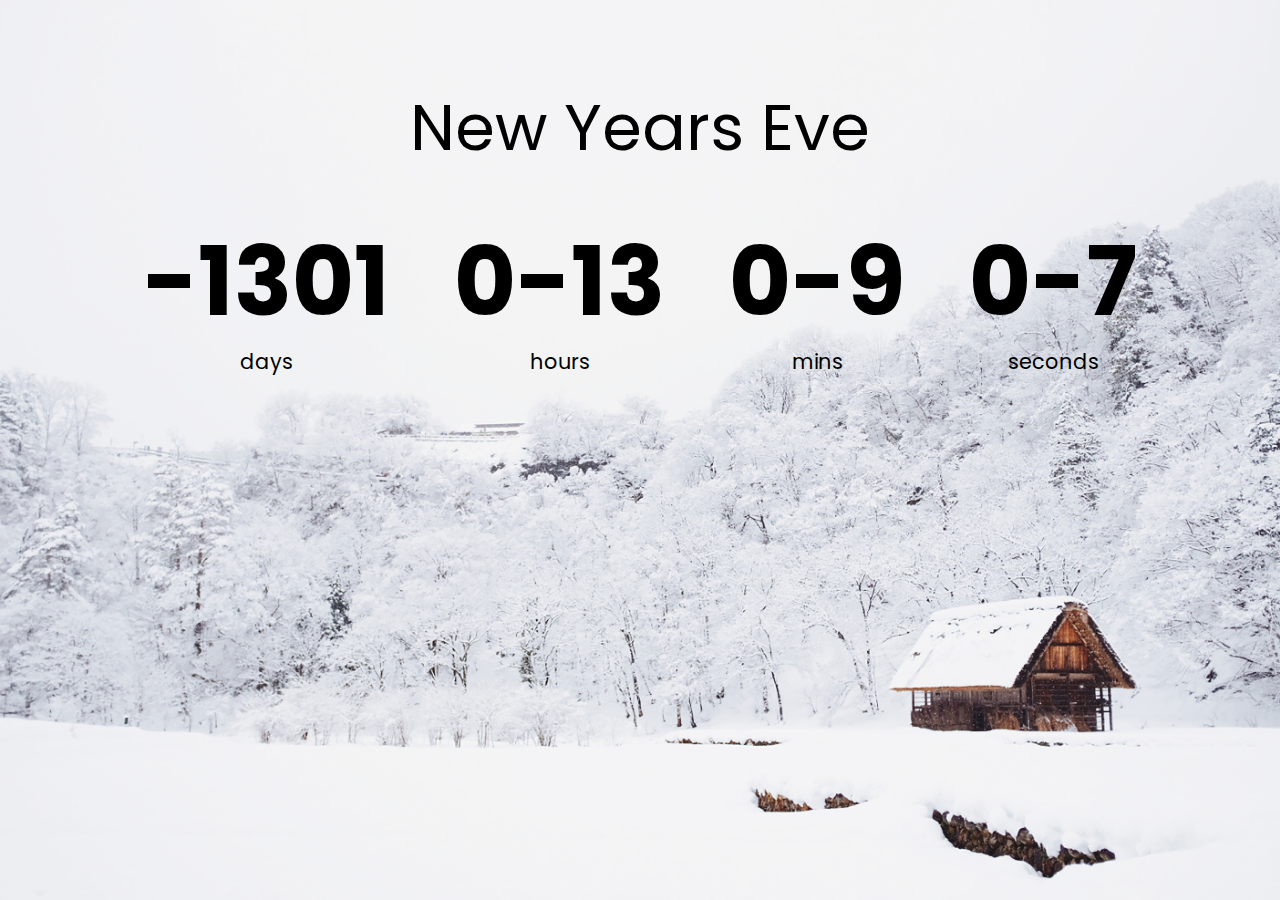
<file: CountdownTimer/index.html>
<!DOCTYPE html>
<html lang="en">
    <head>
        <meta charset="UTF-8">
        <meta http-equiv="X-UA-Compatible" content="IE=edge">
        <meta name="viewport" content="width=device-width, initial-scale=1.0">
        <title>Countdown Timer</title>
        <link rel="stylesheet" href="css/main.css">
        <script src="script.js" defer></script>
    </head>
    <body>
        <h1>New Years Eve</h1>

        <div class="countdown-container">
            <div class="countdown-el days-c">
                <p class="big-text" id="days">0</p>
                <span>days</span>
            </div>
            <div class="countdown-el hours-c">
                <p class="big-text" id="hours">0</p>
                <span>hours</span>
            </div>
            <div class="countdown-el mins-c">
                <p class="big-text" id="mins">0</p>
                <span>mins</span>
            </div>
            <div class="countdown-el seconds-c">
                <p class="big-text" id="seconds">0</p>
                <span>seconds</span>
            </div>
        </div>
    </body>
</html>
</file>
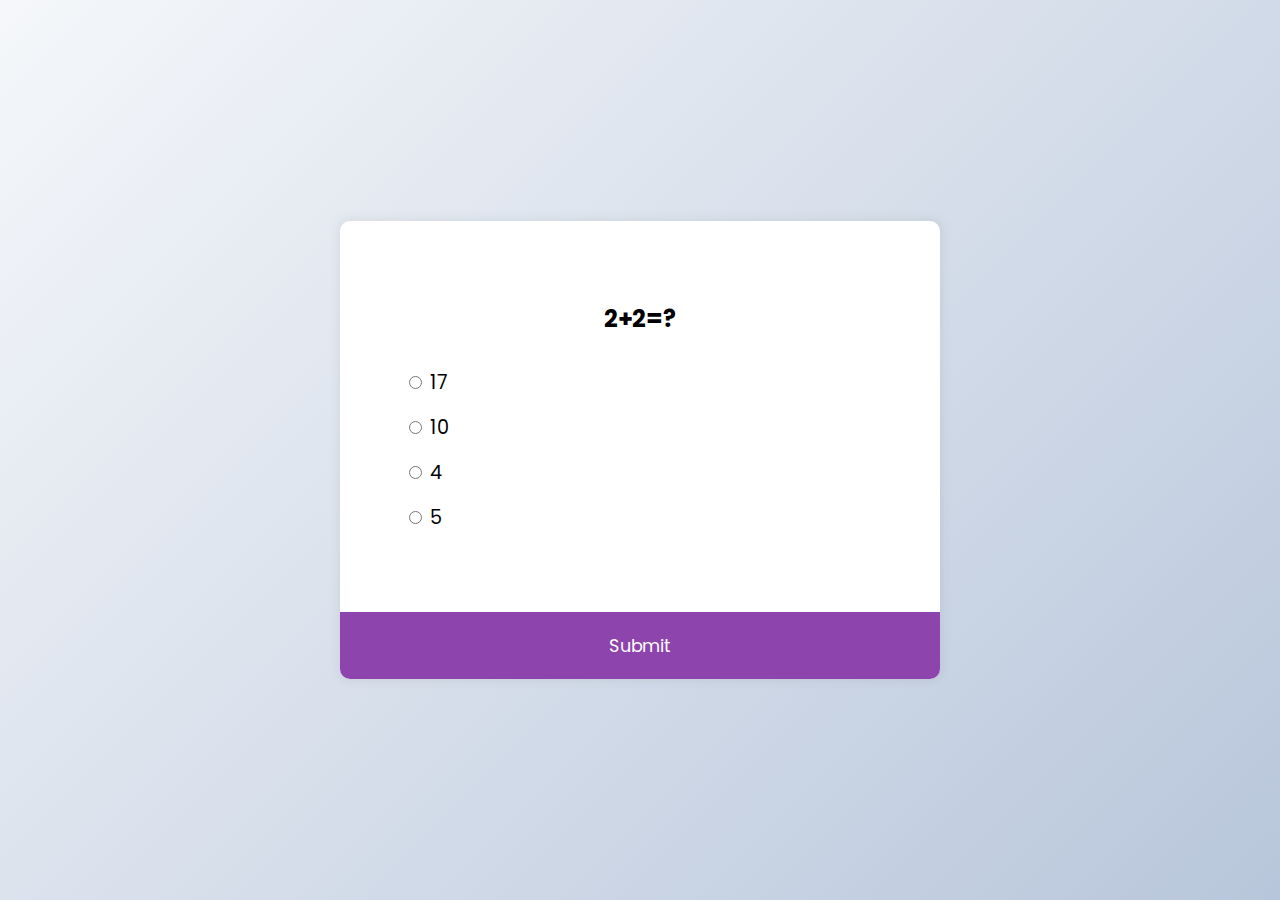
<file: QuizApp/index.html>
<!DOCTYPE html>
<html lang="en">
    <head>
        <meta charset="UTF-8" />
        <meta name="viewport" content="width=device-width, initial-scale=1.0" />
        <title>Quiz App</title>
        <link rel="stylesheet" href="css/main.css" />
        <script src="script.js" defer></script>
    </head>
    <body>
        <div class="quiz-container" id="quiz">
            <div class="quiz-header">
                <h2 id="question">Question text</h2>
                <ul>
                    <li>
                        <input
                            type="radio"
                            id="a"
                            name="answer"
                            class="answer"
                        />
                        <label id="a_text" for="a">Question</label>
                    </li>
                    <li>
                        <input
                            type="radio"
                            id="b"
                            name="answer"
                            class="answer"
                        />
                        <label id="b_text" for="b">Question</label>
                    </li>
                    <li>
                        <input
                            type="radio"
                            id="c"
                            name="answer"
                            class="answer"
                        />
                        <label id="c_text" for="c">Question</label>
                    </li>
                    <li>
                        <input
                            type="radio"
                            id="d"
                            name="answer"
                            class="answer"
                        />
                        <label id="d_text" for="d">Question</label>
                    </li>
                </ul>
            </div>
            <button id="submit">Submit</button>
        </div>
    </body>
</html>
</file>
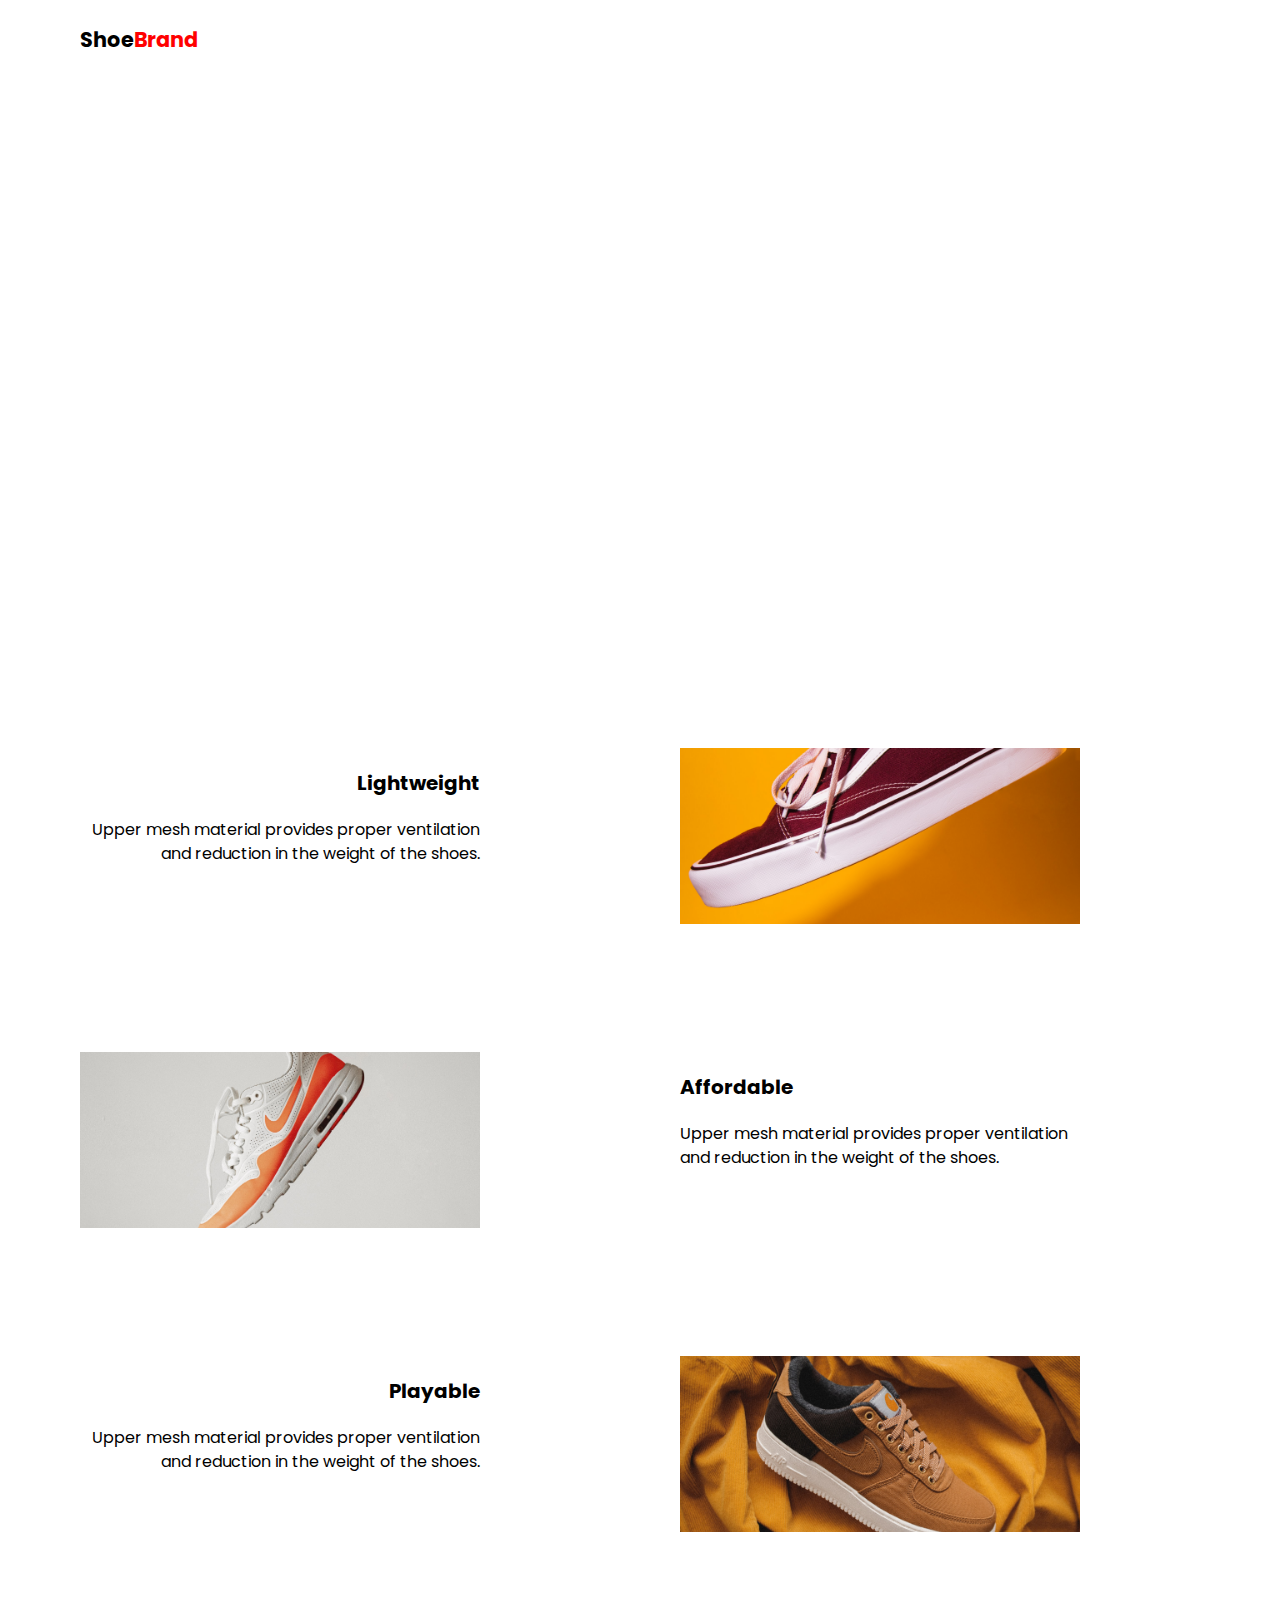
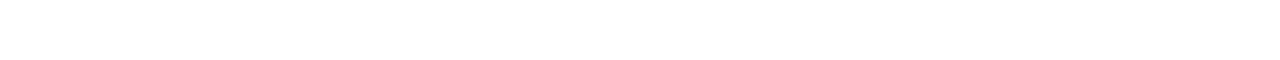
<file: Website ShoeBrand/index.html>
<!DOCTYPE html>
<html lang="en">
    <head>
        <meta charset="UTF-8">
        <meta http-equiv="X-UA-Compatible" content="IE=edge">
        <meta name="viewport" content="width=device-width, initial-scale=1.0">
        <title>Document</title>
        <link rel="preconnect" href="https://fonts.googleapis.com">
        <link rel="preconnect" href="https://fonts.gstatic.com" crossorigin>
        <link href="https://fonts.googleapis.com/css2?family=Poppins:wght@400;700&display=swap" rel="stylesheet">
        <link rel="stylesheet" href="css/main.css">
    </head>
    <body>
        <div class="hero-img"></div>
        <div class="wrapper">
            <header>
                <a href="#" class="logo">Shoe<span>Brand</span></a>

                <nav>
                    <svg class="close" viewBox="0 0 24 24" fill="none" xmlns="http://www.w3.org/2000/svg">
                        <path d="M12 2C10.0222 2 8.08879 2.58649 6.4443 3.6853C4.79981 4.78412 3.51809 6.3459 2.76121 8.17317C2.00433 10.0004 1.8063 12.0111 2.19215 13.9509C2.578 15.8907 3.53041 17.6725 4.92894 19.0711C6.32746 20.4696 8.10929 21.422 10.0491 21.8079C11.9889 22.1937 13.9996 21.9957 15.8268 21.2388C17.6541 20.4819 19.2159 19.2002 20.3147 17.5557C21.4135 15.9112 22 13.9778 22 12C22 10.6868 21.7413 9.38642 21.2388 8.17317C20.7363 6.95991 19.9997 5.85752 19.0711 4.92893C18.1425 4.00035 17.0401 3.26375 15.8268 2.7612C14.6136 2.25866 13.3132 2 12 2V2ZM14.71 13.29C14.8037 13.383 14.8781 13.4936 14.9289 13.6154C14.9797 13.7373 15.0058 13.868 15.0058 14C15.0058 14.132 14.9797 14.2627 14.9289 14.3846C14.8781 14.5064 14.8037 14.617 14.71 14.71C14.617 14.8037 14.5064 14.8781 14.3846 14.9289C14.2627 14.9797 14.132 15.0058 14 15.0058C13.868 15.0058 13.7373 14.9797 13.6154 14.9289C13.4936 14.8781 13.383 14.8037 13.29 14.71L12 13.41L10.71 14.71C10.617 14.8037 10.5064 14.8781 10.3846 14.9289C10.2627 14.9797 10.132 15.0058 10 15.0058C9.86799 15.0058 9.73729 14.9797 9.61543 14.9289C9.49357 14.8781 9.38297 14.8037 9.29 14.71C9.19628 14.617 9.12188 14.5064 9.07111 14.3846C9.02034 14.2627 8.99421 14.132 8.99421 14C8.99421 13.868 9.02034 13.7373 9.07111 13.6154C9.12188 13.4936 9.19628 13.383 9.29 13.29L10.59 12L9.29 10.71C9.1017 10.5217 8.99591 10.2663 8.99591 10C8.99591 9.7337 9.1017 9.4783 9.29 9.29C9.47831 9.1017 9.7337 8.99591 10 8.99591C10.2663 8.99591 10.5217 9.1017 10.71 9.29L12 10.59L13.29 9.29C13.4783 9.1017 13.7337 8.99591 14 8.99591C14.2663 8.99591 14.5217 9.1017 14.71 9.29C14.8983 9.4783 15.0041 9.7337 15.0041 10C15.0041 10.2663 14.8983 10.5217 14.71 10.71L13.41 12L14.71 13.29Z" fill="black"/>
                    </svg>

                    <ul>
                        <li><a href="#">Home</a></li>
                        <li><a href="#">Sneakers</a></li>
                        <li><a href="#">Players</a></li>
                    </ul>
                </nav>

                <svg class="menu" viewBox="0 0 48 32" fill="none" xmlns="http://www.w3.org/2000/svg">
                    <path d="M24 32H0V26.6667H24V32ZM48 18.6667H0V13.3333H48V18.6667ZM48 5.33333H24V0H48V5.33333Z" fill="white"/>
                </svg>
            </header>

            <section class="hero">
                <h1>Regain your confidence on the court.</h1>

                <p class="subhead">A shoe built with purpose and to take your game to the next level.</p>
                
                <svg class="down-arrow" viewBox="0 0 16 132" fill="none" xmlns="http://www.w3.org/2000/svg">
                    <path d="M7.29289 131.707C7.68341 132.098 8.31658 132.098 8.7071 131.707L15.0711 125.343C15.4616 124.953 15.4616 124.319 15.0711 123.929C14.6805 123.538 14.0474 123.538 13.6568 123.929L7.99999 129.586L2.34314 123.929C1.95262 123.538 1.31945 123.538 0.928927 123.929C0.538402 124.319 0.538402 124.953 0.928927 125.343L7.29289 131.707ZM7 -4.37114e-08L6.99999 131L8.99999 131L9 4.37114e-08L7 -4.37114e-08Z" fill="black"/>
                </svg>
            </section>

            <section class="more-info">
                <div class="feature">
                    <div class="content">
                        <p class="title">Lightweight</p>
                        <p class="desc">Upper mesh material provides proper ventilation and reduction in the weight of the shoes.</p>
                    </div>
                    <img src="images/shoe2.jpg" alt="Another shoe">
                </div>
                <div class="feature left">
                    <div class="content">
                        <p class="title">Affordable</p>
                        <p class="desc">Upper mesh material provides proper ventilation and reduction in the weight of the shoes.</p>
                    </div>
                    <img src="images/shoe3.jpg" alt="Another shoe">
                </div>
                <div class="feature">
                    <div class="content">
                        <p class="title">Playable</p>
                        <p class="desc">Upper mesh material provides proper ventilation and reduction in the weight of the shoes.</p>
                    </div>
                    <img src="images/shoe4.jpg" alt="Another shoe">
                </div>
            </section>
        </div>
    </body>
</html>
</file>
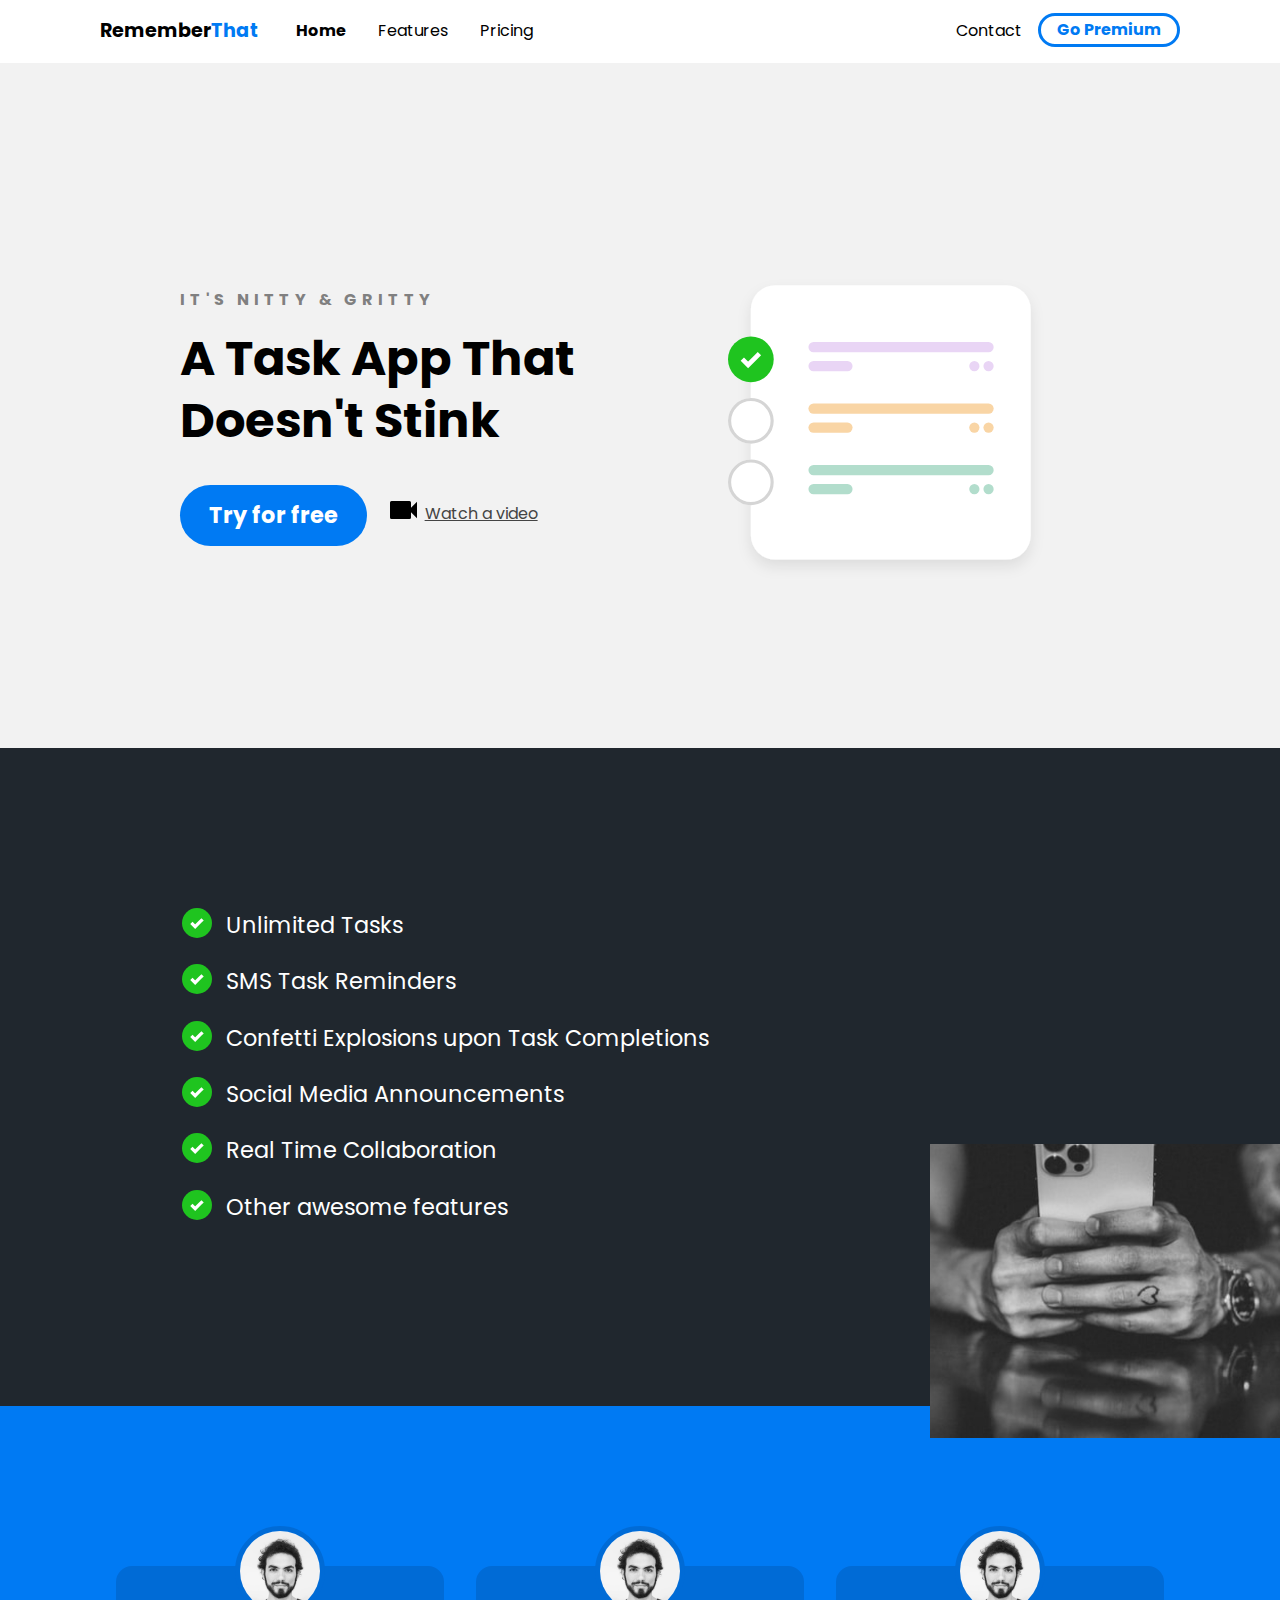
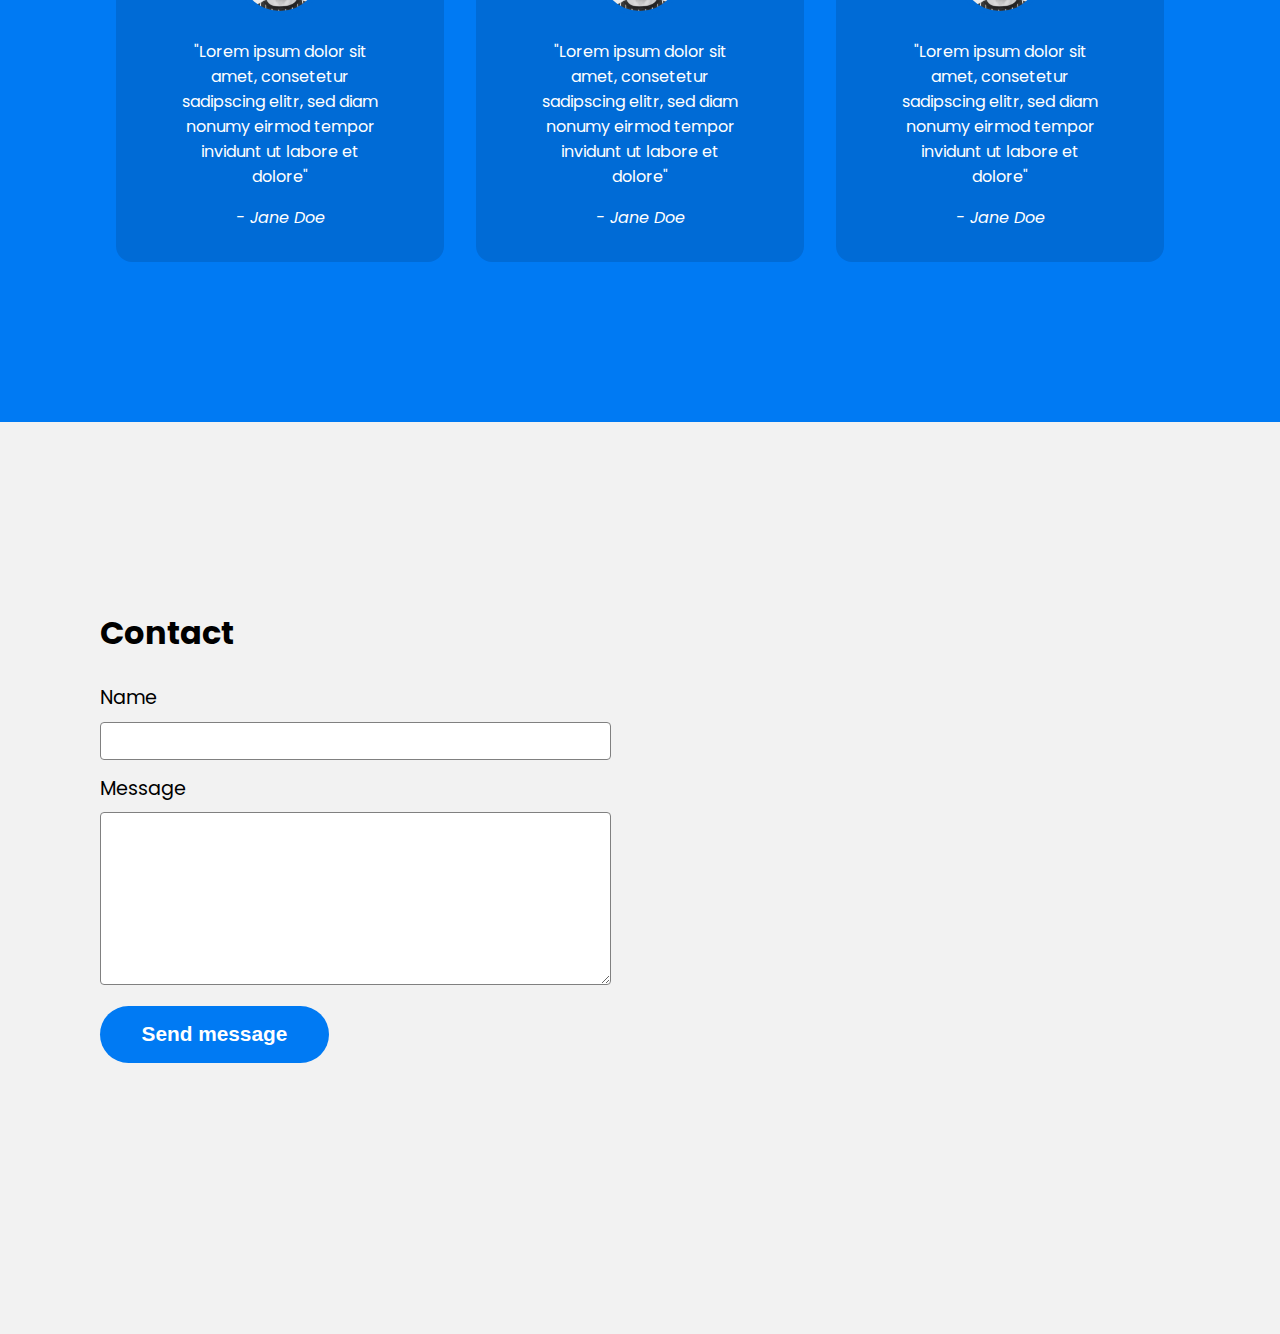
<file: Website TaskApp/index.html>
<!DOCTYPE html>
<html lang="en">
<head>
    <meta charset="UTF-8">
    <meta http-equiv="X-UA-Compatible" content="IE=edge">
    <meta name="viewport" content="width=device-width, initial-scale=1.0">
    <title>TaskApp</title>
    <link rel="stylesheet" href="css/main.css">
</head>
<body>
    <div class="navbar">
        <div class="container">
            <a class="logo" href="#">Remember<span>That</span></a>

            <img id="mobile-cta" class="mobile-menu" src="images/menu.svg" alt="Open Navigation">

            <nav>
                <img id="mobile-exit" class="mobile-menu-exit" src="images/exit.svg" alt="Close Navigation">
                
                <ul class="primary-nav">
                    <li class="current"><a href="#">Home</a></li>
                    <li><a href="#">Features</a></li>
                    <li><a href="#">Pricing</a></li>
                </ul>

                <ul class="secondary-nav">
                    <li><a href="#">Contact</a></li>
                    <li class="go-premium-cta"><a href="#">Go Premium</a></li>
                </ul>
            </nav>
        </div>
    </div>

    <section class="hero">
        <div class="container">
            <div class="left-col">
                <p class="subhead">It's Nitty &amp; Gritty</p>
                <h1>A Task App That Doesn't Stink</h1>

                <div class="hero-cta">
                    <a href="#" class="primary-cta">Try for free</a>
                    <a href="#" class="watch-video-cta">
                        <img src="images/watch.svg" alt="Watch a video">Watch a video
                    </a>
                </div>
            </div>

            <img src="images/illustration.svg" class="hero-img" alt="Illustration">
        </div>
    </section>

    <section class="features-section">
        <div class="container">
            <ul class="features-list">
                <li>Unlimited Tasks</li>
                <li>SMS Task Reminders</li>
                <li>Confetti Explosions upon Task Completions</li>
                <li>Social Media Announcements</li>
                <li>Real Time Collaboration</li>
                <li>Other awesome features</li>
            </ul>

            <img src="images/holding-phone.jpg" alt="Man holding phone">
        </div>
    </section>

    <section class="testimonials-section">
        <div class="container">
            <ul>
                <li>
                    <img src="images/person.jpg" alt="Person">

                    <blockquote>"Lorem ipsum dolor sit amet, consetetur sadipscing elitr, sed diam nonumy eirmod tempor invidunt ut labore et dolore"</blockquote>
                    <cite>- Jane Doe</cite>
                </li>
                <li>
                    <img src="images/person.jpg" alt="Person">

                    <blockquote>"Lorem ipsum dolor sit amet, consetetur sadipscing elitr, sed diam nonumy eirmod tempor invidunt ut labore et dolore"</blockquote>
                    <cite>- Jane Doe</cite>
                </li>
                <li>
                    <img src="images/person.jpg" alt="Person">

                    <blockquote>"Lorem ipsum dolor sit amet, consetetur sadipscing elitr, sed diam nonumy eirmod tempor invidunt ut labore et dolore"</blockquote>
                    <cite>- Jane Doe</cite>
                </li>
            </ul>
        </div>
    </section>

    <section class="contact-section">
        <div class="container">
            <div class="contact-left">
                <h2>Contact</h2>

                <form action="">
                    <label for="name">Name</label>
                    <input type="text" id="name" name="name">

                    <label for="message">Message</label>
                    <textarea name="message" id="message" cols="30" rows="10"></textarea>

                    <input type="submit" class="send-message-cta" value="Send message">
                </form>
            </div>
            <div class="contact-right">
                <iframe src="https://www.google.com/maps/embed?pb=!1m18!1m12!1m3!1d26430.393553120906!2d-118.43209796322542!3d34.10028430183922!2m3!1f0!2f0!3f0!3m2!1i1024!2i768!4f13.1!3m3!1m2!1s0x80c2bc35fbd217ef%3A0xcf1ef9352700d95c!2sBeverly%20Hills%2C%20CA%2090210!5e0!3m2!1sen!2sus!4v1611702818717!5m2!1sen!2sus" width="600" height="450" frameborder="0" style="border:0;" allowfullscreen="" aria-hidden="false" tabindex="0"></iframe>
            </div>

        </div>
    </section>

   <script>
       const mobileBtn = document.getElementById('mobile-cta')
              nav = document.querySelector('nav')
              mobileBtnExit = document.getElementById('mobile-exit');

        mobileBtn.addEventListener('click', () => {
            nav.classList.add('menu-btn');
        })

        mobileBtnExit.addEventListener('click', () => {
            nav.classList.remove('menu-btn');
        })
   </script>


</body>
</html>
</file>
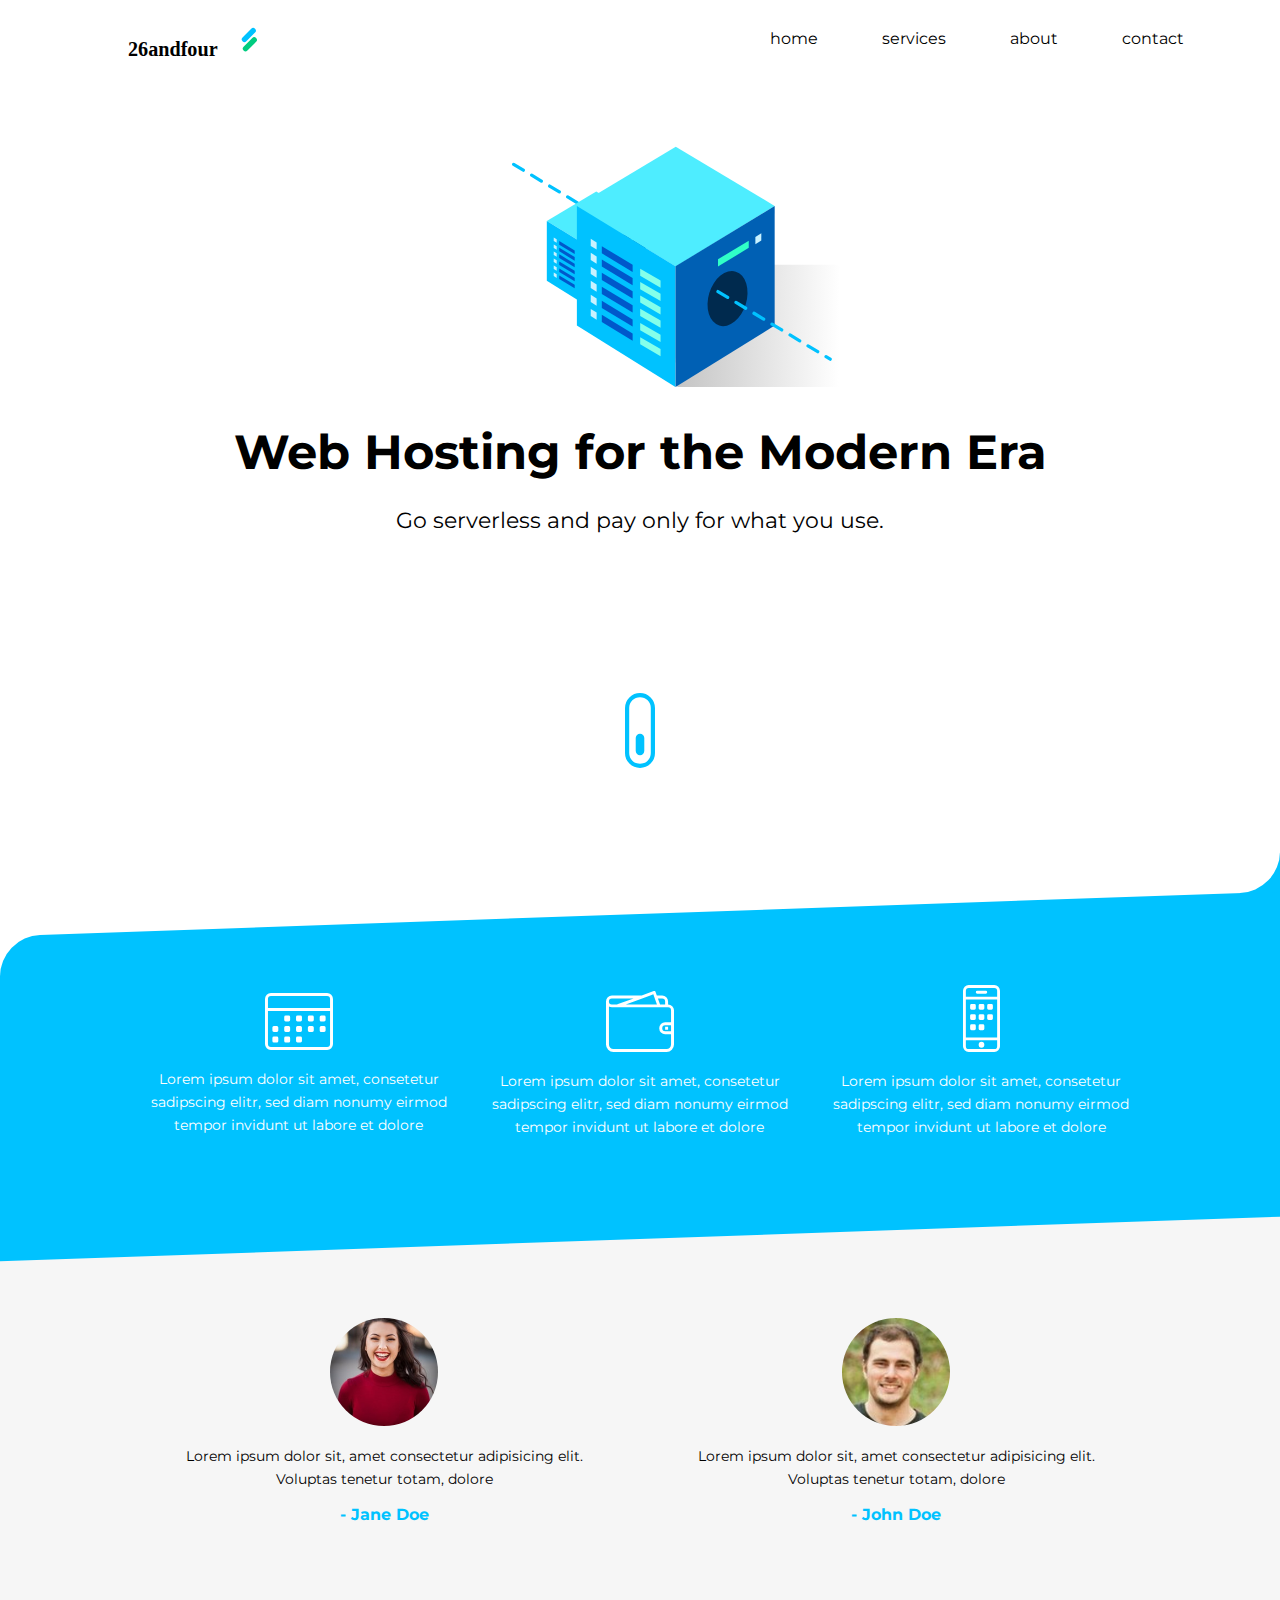
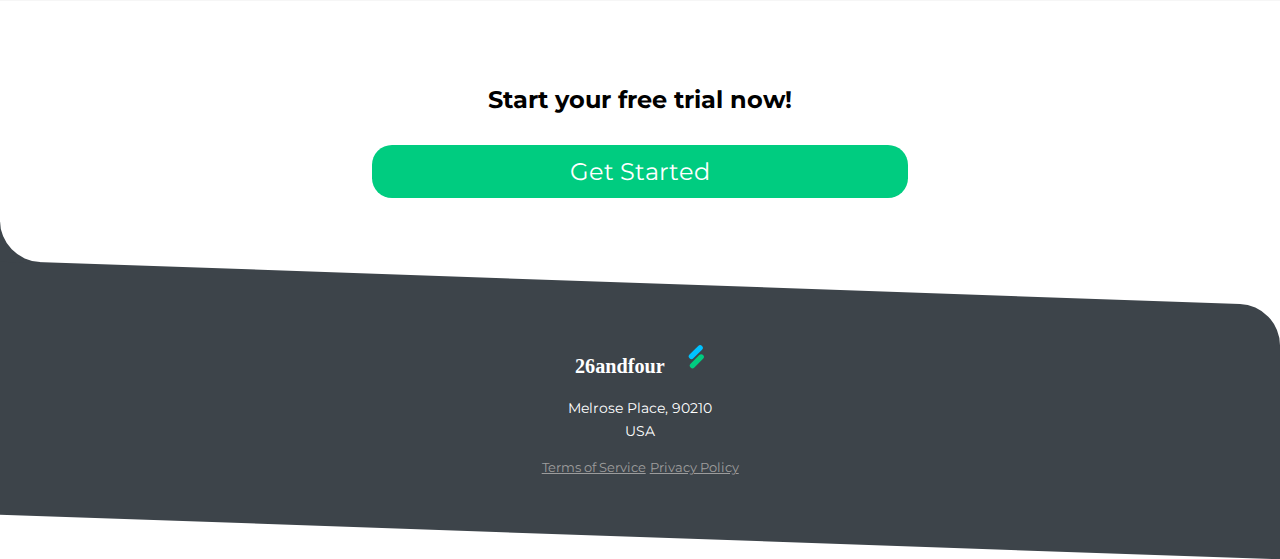
<file: Website WebHosting/index.html>
<!DOCTYPE html>
<html lang="en">
<head>
    <meta charset="UTF-8">
    <meta name="viewport" content="width=device-width, initial-scale=1.0">
    <meta http-equiv="X-UA-Compatible" content="ie=edge">
    <title>WebHosting</title>
    <link rel="stylesheet" href="css/main.css">
</head>
<body>
    <div class="container">
        <header>
            <img src="images/logo.svg" alt="23andfour logo" class="logo">

            <nav>
                <a href="#" class="hide-desktop">
                    <img src="images/ham.svg" alt="toggle menu" class="menu" id="menu">
                </a>

                <ul class="show-desktop hide-mobile" id="nav">
                    <li id="exit" class="exit-btn hide-desktop">
                        <img src="images/exit.svg" alt="exit menu">
                    </li>
                    <li><a href="#">home</a></li>
                    <li><a href="#">services</a></li>
                    <li><a href="#">about</a></li>
                    <li><a href="#">contact</a></li>
                </ul>
            </nav>
        </header>

        <section>
            <img src="images/server.svg" alt="server graphic" class="server">
            
            <h1>Web Hosting for the Modern Era</h1>
            <p class="subhead">Go serverless and pay only for what you use.</p>

            <img src="images/scroll.svg" alt="scroll down" class="scroll hide-mobile show-desktop">
        </section>
    </div>

    <div class="blue-container">
        <div class="container">
            <ul>
                <li>
                    <img src="images/icon-1.svg" alt="Calendar icon">
                    <p>Lorem ipsum dolor sit amet, consetetur sadipscing elitr, sed diam nonumy eirmod tempor invidunt ut labore et dolore</p>
                </li>
                <li>
                    <img src="images/icon-2.svg" alt="Calendar icon">
                    <p>Lorem ipsum dolor sit amet, consetetur sadipscing elitr, sed diam nonumy eirmod tempor invidunt ut labore et dolore</p>
                </li>
                <li>
                    <img src="images/icon-3.svg" alt="Calendar icon">
                    <p>Lorem ipsum dolor sit amet, consetetur sadipscing elitr, sed diam nonumy eirmod tempor invidunt ut labore et dolore</p>
                </li>
            </ul>
        </div>
    </div>

    <div class="gray-container">
        <div class="container">
            <ul>
                <li>
                    <figure>
                        <img src="images/user1.png" alt="User testimonial picture">
                        <blockquote>Lorem ipsum dolor sit, amet consectetur adipisicing elit. Voluptas tenetur totam, dolore</blockquote>
                        <figcaption>- Jane Doe</figcaption>
                    </figure>
                </li>
                <li>
                    <figure>
                        <img src="images/user2.png" alt="User testimonial picture">
                        <blockquote>Lorem ipsum dolor sit, amet consectetur adipisicing elit. Voluptas tenetur totam, dolore</blockquote>
                        <figcaption>- John Doe</figcaption>
                    </figure>
                </li>
            </ul>
        </div>
    </div>

    <div class="container">
        <h2>Start your free trial now!</h2>
        <a href="#" class="cta">Get Started</a>
    </div>

    <footer>
        <div class="footer-container">
            <div class="container">
                <a href="#">
                    <img src="images/logo-white.svg" class="logo" alt="logo">
                </a>
                <p class="address">Melrose Place, 90210<br>USA</p>
                <ul class="footer-links">
                    <li><a href="#">Terms of Service</a></li>
                    <li><a href="#">Privacy Policy</a></li>
                </ul>
            </div>
        </div>
    </footer>


    <script>
    
        var menu = document.getElementById('menu');
        var nav = document.getElementById('nav');
        var exit = document.getElementById('exit');

        menu.addEventListener('click', function(e) {
            nav.classList.toggle('hide-mobile');
            e.preventDefault();
        });

        exit.addEventListener('click', function(e) {
            nav.classList.add('hide-mobile');
            e.preventDefault();
        });

    </script>

</body>
</html>
</file>
<file: CountdownTimer/css/main.css>
@import url("https://fonts.googleapis.com/css2?family=Poppins:wght@200;400;600&display=swap");
* {
  -webkit-box-sizing: border-box;
          box-sizing: border-box;
}

body {
  background-image: url("../images/snow.jpg");
  background-size: cover;
  background-position: center center;
  display: -webkit-box;
  display: -ms-flexbox;
  display: flex;
  -webkit-box-orient: vertical;
  -webkit-box-direction: normal;
      -ms-flex-direction: column;
          flex-direction: column;
  -webkit-box-align: center;
      -ms-flex-align: center;
          align-items: center;
  min-height: 100vh;
  font-family: "Poppins", sans-serif;
  margin: 0;
}

h1 {
  font-weight: normal;
  font-size: 4rem;
  margin-top: 5rem;
}

.countdown-container {
  display: -webkit-box;
  display: -ms-flexbox;
  display: flex;
  -ms-flex-wrap: wrap;
      flex-wrap: wrap;
  -webkit-box-pack: center;
      -ms-flex-pack: center;
          justify-content: center;
}

.big-text {
  font-weight: bold;
  font-size: 6rem;
  line-height: 1;
  margin: 1rem 2rem;
}

.countdown-el {
  text-align: center;
}

.countdown-el span {
  font-size: 1.3rem;
}
/*# sourceMappingURL=main.css.map */
</file>
<file: QuizApp/css/main.css>
@import url("https://fonts.googleapis.com/css2?family=Poppins:wght@200;400;600&display=swap");
* {
  -webkit-box-sizing: border-box;
          box-sizing: border-box;
}

body {
  background-color: #b8c6db;
  background-image: linear-gradient(315deg, #b8c6db 0%, #f5f7fa 100%);
  display: -webkit-box;
  display: -ms-flexbox;
  display: flex;
  -webkit-box-align: center;
      -ms-flex-align: center;
          align-items: center;
  -webkit-box-pack: center;
      -ms-flex-pack: center;
          justify-content: center;
  font-family: "Poppins", sans-serif;
  margin: 0;
  min-height: 100vh;
}

.quiz-container {
  background-color: #fff;
  border-radius: 10px;
  -webkit-box-shadow: 0 0 10px 2px rgba(100, 100, 100, 0.1);
          box-shadow: 0 0 10px 2px rgba(100, 100, 100, 0.1);
  overflow: hidden;
  width: 600px;
  max-width: 100%;
}

.quiz-header {
  padding: 4rem;
}

h2 {
  padding: 1rem;
  text-align: center;
  margin: 0;
}

ul {
  list-style-type: none;
  padding: 0;
}

ul li {
  font-size: 1.2rem;
  margin: 1rem 0;
}

ul li label {
  cursor: pointer;
}

button {
  background-color: #8e44ad;
  border: none;
  color: white;
  cursor: pointer;
  display: block;
  font-family: inherit;
  font-size: 1.1rem;
  width: 100%;
  padding: 1.3rem;
}

button:hover {
  background-color: #732d91;
}

button:focus {
  background-color: #5e3370;
  outline: none;
}
/*# sourceMappingURL=main.css.map */
</file>
<file: Website ShoeBrand/css/main.css>
body {
  margin: 1.5em;
  font-family: 'Poppins', sans-serif;
}

a {
  text-decoration: none;
  font-size: 1.3rem;
}

.hero-img {
  position: absolute;
  top: 0;
  left: 0;
  background: url("https://assets.codepen.io/2621168/shoe.jpg");
  background-size: cover;
  background-position-x: 20%;
  background-position-y: 20%;
  width: 100%;
  height: 100vh;
  z-index: -1;
  -webkit-animation: introLoad 2s forwards;
          animation: introLoad 2s forwards;
}

.logo {
  color: white;
  font-weight: bold;
}

nav {
  position: fixed;
  right: 0;
  top: 0;
  background: white;
  height: 100vh;
  width: 50%;
  z-index: 999;
  text-transform: uppercase;
  -webkit-transform: translateX(100%);
          transform: translateX(100%);
  -webkit-transition: -webkit-transform .5s ease-in-out;
  transition: -webkit-transform .5s ease-in-out;
  transition: transform .5s ease-in-out;
  transition: transform .5s ease-in-out, -webkit-transform .5s ease-in-out;
}

nav ul {
  list-style-type: none;
  padding: 0;
  margin-top: 8em;
}

nav ul a {
  color: black;
  padding: .75em 2em;
  display: block;
}

nav ul a:hover {
  background: #ebebeb;
}

nav .close {
  float: right;
  margin: 2em;
  width: 2.5em;
}

header {
  display: -webkit-box;
  display: -ms-flexbox;
  display: flex;
  -webkit-box-pack: justify;
      -ms-flex-pack: justify;
          justify-content: space-between;
}

header svg {
  width: 2.3em;
  margin-top: -.6em;
  cursor: pointer;
}

h1 {
  font-size: 3rem;
  margin-top: 2em;
  line-height: 3.3rem;
}

.subhead {
  font-size: 1.4rem;
}

section.hero {
  color: white;
  height: 90vh;
  -webkit-animation: moveDown 1s ease-in-out forwards;
          animation: moveDown 1s ease-in-out forwards;
  opacity: 0;
}

section.hero .down-arrow {
  stroke: white;
  position: absolute;
  bottom: 8em;
  width: 1em;
  animation: moveArrow 1s alternate-reverse infinite;
}

section.hero .down-arrow path {
  fill: white;
}

.more-info img {
  width: 100%;
  -o-object-fit: cover;
     object-fit: cover;
  height: 11em;
}

.more-info .title {
  font-weight: bold;
  font-size: 1.25rem;
}

.more-info .desc {
  line-height: 1.5rem;
}

.open-nav {
  -webkit-transform: translateX(0%);
          transform: translateX(0%);
}

@media only screen and (min-width: 680px) {
  body {
    margin: 1.5em 5em;
    font-family: 'Poppins', sans-serif;
  }
}

@media only screen and (min-width: 920px) {
  .menu {
    display: none;
  }
  nav {
    -webkit-transform: translateX(0);
            transform: translateX(0);
    position: unset;
    display: block;
    width: auto;
    height: auto;
    background: none;
  }
  nav svg.close {
    display: none;
  }
  nav ul {
    display: -webkit-box;
    display: -ms-flexbox;
    display: flex;
    margin: 0;
  }
  nav ul a {
    color: white;
    padding: .5em 1.5em;
    font-size: .9rem;
  }
  nav ul a:hover {
    background: none;
    text-decoration: underline;
  }
  .hero-img {
    left: unset;
    right: 0;
    width: 50%;
    height: 42em;
  }
  .logo {
    color: black;
  }
  .logo span {
    color: red;
  }
  section.hero {
    color: black;
    height: auto;
    width: 40%;
    margin-bottom: 8em;
  }
  section.hero .subhead {
    margin-bottom: 3em;
  }
  section.hero svg.down-arrow {
    stroke: black;
    position: unset;
  }
  section.hero svg.down-arrow path {
    fill: black;
  }
  .feature {
    display: -ms-grid;
    display: grid;
    -ms-grid-columns: (auto)[2];
        grid-template-columns: repeat(2, auto);
    gap: 3em;
    margin-bottom: 8em;
  }
  .feature img {
    width: 25em;
  }
  .feature .content {
    text-align: right;
    width: 25em;
  }
  .feature.left {
        grid-template-areas: "left right";
  }
  .feature.left img {
    -ms-grid-row: 1;
    -ms-grid-column: 1;
    grid-area: left;
  }
  .feature.left .content {
    text-align: left;
    width: 25em;
    -ms-grid-column-align: left;
        justify-self: left;
  }
}

@media only screen and (min-width: 1200px) {
  .wrapper {
    width: 1200px;
    margin: 0 auto;
  }
  .feature {
    gap: 0;
  }
}

@-webkit-keyframes introLoad {
  from {
    -webkit-clip-path: polygon(0 0, 100% 0, 100% 0, 0 0);
            clip-path: polygon(0 0, 100% 0, 100% 0, 0 0);
  }
  to {
    -webkit-clip-path: polygon(0 0, 100% 0, 100% 100%, 0 100%);
            clip-path: polygon(0 0, 100% 0, 100% 100%, 0 100%);
  }
}

@keyframes introLoad {
  from {
    -webkit-clip-path: polygon(0 0, 100% 0, 100% 0, 0 0);
            clip-path: polygon(0 0, 100% 0, 100% 0, 0 0);
  }
  to {
    -webkit-clip-path: polygon(0 0, 100% 0, 100% 100%, 0 100%);
            clip-path: polygon(0 0, 100% 0, 100% 100%, 0 100%);
  }
}

@-webkit-keyframes moveArrow {
  from {
    -webkit-transform: translateY(-30px);
            transform: translateY(-30px);
  }
  to {
    -webkit-transform: translateY(0);
            transform: translateY(0);
  }
}

@keyframes moveArrow {
  from {
    -webkit-transform: translateY(-30px);
            transform: translateY(-30px);
  }
  to {
    -webkit-transform: translateY(0);
            transform: translateY(0);
  }
}

@-webkit-keyframes moveDown {
  from {
    -webkit-transform: translateY(-100px);
            transform: translateY(-100px);
  }
  to {
    -webkit-transform: translateY(0);
            transform: translateY(0);
    opacity: 1;
  }
}

@keyframes moveDown {
  from {
    -webkit-transform: translateY(-100px);
            transform: translateY(-100px);
  }
  to {
    -webkit-transform: translateY(0);
            transform: translateY(0);
    opacity: 1;
  }
}
/*# sourceMappingURL=main.css.map */
</file>
<file: Website TaskApp/css/main.css>
@import url("https://fonts.googleapis.com/css2?family=Poppins:wght@400;700&display=swap");
:root {
  --primary-color: #007AF3;
}

body {
  background: #F2F2F2;
  margin: 0;
  font-family: 'Poppins';
}

.navbar {
  background: white;
  padding: 1em;
}

.navbar .logo {
  text-decoration: none;
  font-weight: bold;
  color: black;
  font-size: 1.2em;
}

.navbar .logo span {
  color: var(--primary-color);
}

.navbar nav {
  display: none;
}

.navbar .container {
  display: -webkit-box;
  display: -ms-flexbox;
  display: flex;
  place-content: space-between;
}

.navbar .mobile-menu {
  cursor: pointer;
}

a {
  color: #444444;
}

ul {
  list-style-type: none;
  margin: 0;
  padding: 0;
}

section {
  padding: 5em 2em;
}

.hero {
  text-align: center;
}

.left-col .subhead {
  text-transform: uppercase;
  font-weight: bold;
  color: gray;
  letter-spacing: .3em;
}

.left-col h1 {
  font-size: 2.5em;
  line-height: 1.3em;
  margin-top: .2em;
}

.left-col .primary-cta {
  background: var(--primary-color);
  color: white;
  text-decoration: none;
  padding: .6em 1.3em;
  font-size: 1.4em;
  border-radius: 5em;
  font-weight: bold;
  display: inline-block;
}

.left-col .watch-video-cta {
  display: block;
  margin-top: 1em;
}

.left-col .watch-video-cta img {
  margin-right: .5em;
}

.hero-img {
  width: 70%;
  margin-top: 3em;
}

section.features-section {
  background: #20272E;
  color: white;
}

ul.features-list {
  margin: 0;
  padding-left: .1em;
  display: -ms-grid;
  display: grid;
  -ms-grid-columns: (minmax(19rem, 1fr))[auto-fit];
      grid-template-columns: repeat(auto-fit, minmax(19rem, 1fr));
}

ul.features-list li {
  font-size: 1.1em;
  margin-bottom: 1em;
  margin-left: 2em;
  position: relative;
}

ul.features-list li:before {
  content: '';
  left: -2em;
  position: absolute;
  width: 20px;
  height: 20px;
  background-image: url("../images/bullet.svg");
  background-size: contain;
  margin-right: .5em;
}

.features-section img {
  display: none;
}

.testimonials-section {
  background: var(--primary-color);
  color: white;
}

.testimonials-section li {
  background: #006BD6;
  text-align: center;
  padding: 2em 1em;
  width: 80%;
  margin: 0 auto 5em auto;
  border-radius: 1em;
}

.testimonials-section li img {
  width: 5em;
  height: 5em;
  border: 5px solid #006BD6;
  border-radius: 50%;
  margin-top: -4.5em;
}

h2 {
  font-size: 2em;
}

label {
  display: block;
  font-size: 1.2em;
  margin-bottom: .5em;
}

input, textarea {
  width: 100%;
  padding: .8em;
  margin-bottom: 1em;
  border-radius: .3em;
  border: 1px solid gray;
  -webkit-box-sizing: border-box;
          box-sizing: border-box;
}

input[type="submit"] {
  background-color: var(--primary-color);
  color: white;
  font-weight: bold;
  font-size: 1.3em;
  border: none;
  margin-bottom: 5em;
  border-radius: 5em;
  display: inline-block;
  padding: .8em 2em;
  width: unset;
  cursor: pointer;
}

iframe {
  width: 100%;
  height: 300px;
}

nav.menu-btn {
  display: block;
}

nav {
  position: fixed;
  z-index: 999;
  width: 66%;
  right: 0;
  top: 0;
  background: #20272E;
  height: 100vh;
  padding: 1em;
}

nav ul.primary-nav {
  margin-top: 5em;
}

nav li a {
  color: white;
  text-decoration: none;
  display: block;
  padding: .5em;
  font-size: 1.3em;
  text-align: right;
}

nav li a:hover {
  font-weight: bold;
}

.mobile-menu-exit {
  float: right;
  margin: .5em;
  cursor: pointer;
}

@media only screen and (min-width: 768px) {
  .mobile-menu, .mobile-menu-exit {
    display: none;
  }
  .navbar .container {
    display: -ms-grid;
    display: grid;
    -ms-grid-columns: 180px auto;
        grid-template-columns: 180px auto;
    -webkit-box-pack: unset;
        -ms-flex-pack: unset;
            justify-content: unset;
  }
  .navbar nav {
    display: -webkit-box;
    display: -ms-flexbox;
    display: flex;
    -webkit-box-pack: justify;
        -ms-flex-pack: justify;
            justify-content: space-between;
    background: none;
    position: unset;
    height: auto;
    width: 100%;
    padding: 0;
  }
  .navbar nav ul {
    display: -webkit-box;
    display: -ms-flexbox;
    display: flex;
  }
  .navbar nav a {
    color: black;
    font-size: 1em;
    padding: .1em 1em;
  }
  .navbar nav ul.primary-nav {
    margin: 0;
  }
  .navbar nav li.current a {
    font-weight: bold;
  }
  .navbar nav li.go-premium-cta a {
    color: var(--primary-color);
    border: 3px solid var(--primary-color);
    font-weight: bold;
    border-radius: 5em;
    margin-top: -.2em;
  }
  .navbar nav li.go-premium-cta a:hover {
    background: var(--primary-color);
    color: white;
  }
}

@media only screen and (min-width: 1080px) {
  .container {
    width: 1080px;
    margin: 0 auto;
  }
  section {
    padding: 10em 4em;
  }
  .hero .container {
    display: -webkit-box;
    display: -ms-flexbox;
    display: flex;
    -webkit-box-pack: justify;
        -ms-flex-pack: justify;
            justify-content: space-between;
    text-align: left;
  }
  .hero .container .left-col {
    margin: 3em 3em 0 5em;
  }
  .hero .container .left-col h1 {
    font-size: 3em;
    width: 90%;
  }
  .hero-img {
    width: 30%;
    margin-right: 8em;
  }
  .hero-cta {
    display: -webkit-box;
    display: -ms-flexbox;
    display: flex;
  }
  .primary-cta {
    margin-right: 1em;
  }
  ul.features-list {
    display: block;
    margin-left: 5em;
  }
  ul.features-list li {
    font-size: 1.4em;
  }
  ul.features-list li:before {
    width: 30px;
    height: 30px;
  }
  .features-section {
    position: relative;
  }
  .features-section img {
    display: block;
    position: absolute;
    right: 0;
    width: 350px;
    bottom: -2em;
  }
  .testimonials-section ul {
    display: -webkit-box;
    display: -ms-flexbox;
    display: flex;
  }
  .testimonials-section ul li {
    margin: 0 1em;
  }
  .contact-section {
    position: relative;
  }
  .contact-section .container {
    display: -webkit-box;
    display: -ms-flexbox;
    display: flex;
  }
  .contact-right {
    position: absolute;
    right: 0;
    top: 0;
    width: 45%;
    height: 100%;
  }
  .contact-right iframe {
    height: 100%;
  }
}

@media only screen and (min-width: 1450px) {
  .features-section:before {
    content: '';
    position: absolute;
    width: 10%;
    height: 20em;
    background: var(--primary-color);
    left: 0;
    top: -4em;
  }
  .features-section:after {
    content: '';
    position: absolute;
    width: 200px;
    height: 20em;
    background: url("../images/dots.svg") no-repeat;
    left: 4.5em;
    top: 2em;
  }
}
/*# sourceMappingURL=main.css.map */
</file>
<file: Website WebHosting/css/main.css>
@import url("https://fonts.googleapis.com/css?family=Montserrat:400,600");
body {
  margin: 0;
  font-family: 'Montserrat', sans-serif;
}

p, blockquote {
  font-size: .9em;
  line-height: 1.6em;
}

ul {
  list-style-type: none;
  margin: 0;
  padding: 0;
}

.container {
  text-align: center;
  padding: .8em 1.2em;
}

.logo {
  width: 130px;
}

.hide-mobile {
  display: none;
}

header {
  display: -webkit-box;
  display: -ms-flexbox;
  display: flex;
  -webkit-box-pack: justify;
      -ms-flex-pack: justify;
          justify-content: space-between;
}

.menu {
  width: 25px;
  margin-top: 45%;
}

.server {
  width: 70%;
  margin: 2em auto 2em 25%;
}

h1, .subhead {
  position: relative;
  z-index: 3;
}

.subhead {
  font-size: 1.1em;
}

.blue-container {
  width: 100%;
  background: #00C2FF;
  color: #fff;
  margin-top: 15%;
  padding: 4em 0 2em;
  border-top-left-radius: 40px;
  -webkit-transform: skewY(-2deg);
          transform: skewY(-2deg);
}

.blue-container:before {
  content: "";
  width: 40px;
  height: 40px;
  background-color: #00C2FF;
  position: absolute;
  top: -39px;
  right: 0;
  z-index: -2;
}

.blue-container:after {
  content: "";
  width: 80px;
  height: 80px;
  background-color: #fff;
  top: -80px;
  position: absolute;
  right: 0;
  border-radius: 50%;
  z-index: -1;
}

.blue-container ul {
  -webkit-transform: skewY(2deg);
          transform: skewY(2deg);
}

.blue-container ul li {
  margin-bottom: 3em;
}

.blue-container ul li p {
  padding: 0 .5em;
}

.blue-container img {
  width: 14%;
}

.blue-container ul li:nth-child(3) img {
  width: 8%;
}

.gray-container {
  background: #F6F6F6;
  padding: 4em 0 2em;
  margin-top: -3%;
}

.gray-container ul li:first-child {
  margin-bottom: 2em;
}

figure {
  margin: 0;
  padding: 0;
}

figcaption {
  font-weight: bold;
  color: #00C2FF;
}

h2 {
  margin-top: 7%;
}

.cta {
  background: #00CC80;
  width: calc(100% - 1em);
  display: block;
  color: #fff;
  border-radius: 20px;
  padding: .5em;
  text-decoration: none;
  font-size: 1.5em;
  margin: 3% auto 7%;
  position: relative;
  z-index: 4;
}

.footer-container {
  width: 100%;
  background: #3D444A;
  color: #fff;
  padding: 3em 0;
  border-top-right-radius: 40px;
  -webkit-transform: skewY(2deg);
          transform: skewY(2deg);
}

.footer-container .container {
  -webkit-transform: skewY(-2deg);
          transform: skewY(-2deg);
}

.footer-container:before {
  content: "";
  width: 40px;
  height: 40px;
  background-color: #3D444A;
  position: absolute;
  top: -39px;
  left: 0;
  z-index: -2;
}

.footer-container:after {
  content: "";
  width: 80px;
  height: 80px;
  background-color: #fff;
  position: absolute;
  z-index: -1;
  top: -80px;
  left: 0;
  border-radius: 50%;
}

ul.footer-links {
  margin: 0 auto;
}

ul.footer-links li {
  display: inline-block;
}

ul.footer-links li a {
  color: #9D9D9D;
  font-size: .8em;
}

nav ul {
  position: fixed;
  width: 60%;
  top: 0;
  right: 0;
  text-align: left;
  background: #24292c;
  height: 100%;
  z-index: 7;
  padding-top: 3em;
}

nav ul li a {
  color: white;
  text-decoration: none;
  display: block;
  width: 100%;
  padding: 1em 2em;
  background-color: #31373b;
}

nav ul li a:hover {
  background-color: #41494e;
}

.exit-btn {
  margin-bottom: 1em;
  margin-top: -1.3em;
  text-align: right;
  padding: 0 1.4em;
}

.exit-btn img {
  width: 15px;
  cursor: pointer;
}

@media only screen and (min-width: 650px) {
  .server {
    width: 50%;
  }
  h1 {
    font-size: 3em;
    margin: 0;
  }
  .subhead {
    font-size: 1.4em;
    margin-bottom: 12%;
  }
  .blue-container {
    margin: 0;
  }
  .blue-container img {
    width: 20%;
  }
  .blue-container ul li:nth-child(3) img {
    width: 11%;
    margin-top: -6px;
  }
  .blue-container ul {
    display: -webkit-box;
    display: -ms-flexbox;
    display: flex;
    margin-top: -1em;
    -webkit-box-align: center;
        -ms-flex-align: center;
            align-items: center;
  }
  .blue-container ul li {
    margin-bottom: 0;
  }
  .blue-container ul li p {
    padding: 0 .8em;
  }
  .gray-container ul {
    display: -webkit-box;
    display: -ms-flexbox;
    display: flex;
  }
  nav ul {
    width: 40%;
  }
}

@media only screen and (min-width: 875px) {
  .subhead {
    margin-bottom: 15%;
  }
  .blue-container ul {
    margin: 0 0 4% 0;
  }
  .gray-container ul {
    margin: 4% 0 0;
  }
}

@media only screen and (min-width: 1024px) {
  .cta {
    width: 50%;
  }
  .container {
    width: 80%;
    margin: 0 auto;
  }
  .show-desktop {
    display: block;
    margin: 0 auto 13% auto;
  }
  .hide-desktop {
    display: none;
  }
  nav ul {
    position: inherit;
    width: auto;
    background: none;
    height: auto;
    display: -webkit-box;
    display: -ms-flexbox;
    display: flex;
    padding-top: 0;
  }
  nav ul li {
    float: left;
  }
  nav ul li a {
    color: black;
    background-color: inherit;
    text-align: right;
    padding: 1em 2em;
  }
  nav ul li a:hover {
    background-color: inherit;
  }
  .scroll {
    width: 30px;
    -webkit-animation: move 1s infinite alternate;
            animation: move 1s infinite alternate;
  }
  @-webkit-keyframes move {
    from {
      -webkit-transform: translateY(0px);
              transform: translateY(0px);
    }
    to {
      -webkit-transform: translateY(20px);
              transform: translateY(20px);
    }
  }
  @keyframes move {
    from {
      -webkit-transform: translateY(0px);
              transform: translateY(0px);
    }
    to {
      -webkit-transform: translateY(20px);
              transform: translateY(20px);
    }
  }
}

@media only screen and (min-width: 1600px) {
  .server {
    width: 40%;
    margin: 5em auto 4em 15%;
  }
  .container {
    width: 70%;
  }
  .blue-container {
    padding: 7em 0 2em;
  }
  .blue-container ul li p, blockquote {
    font-size: 1.3em;
  }
  .gray-container {
    padding: 6em 0 4em;
  }
  h2 {
    margin-top: 4em;
  }
  .blue-container img {
    width: 15%;
  }
  .blue-container ul li:nth-child(3) img {
    width: 8%;
    margin-top: -4px;
  }
}
/*# sourceMappingURL=main.css.map */
</file>
